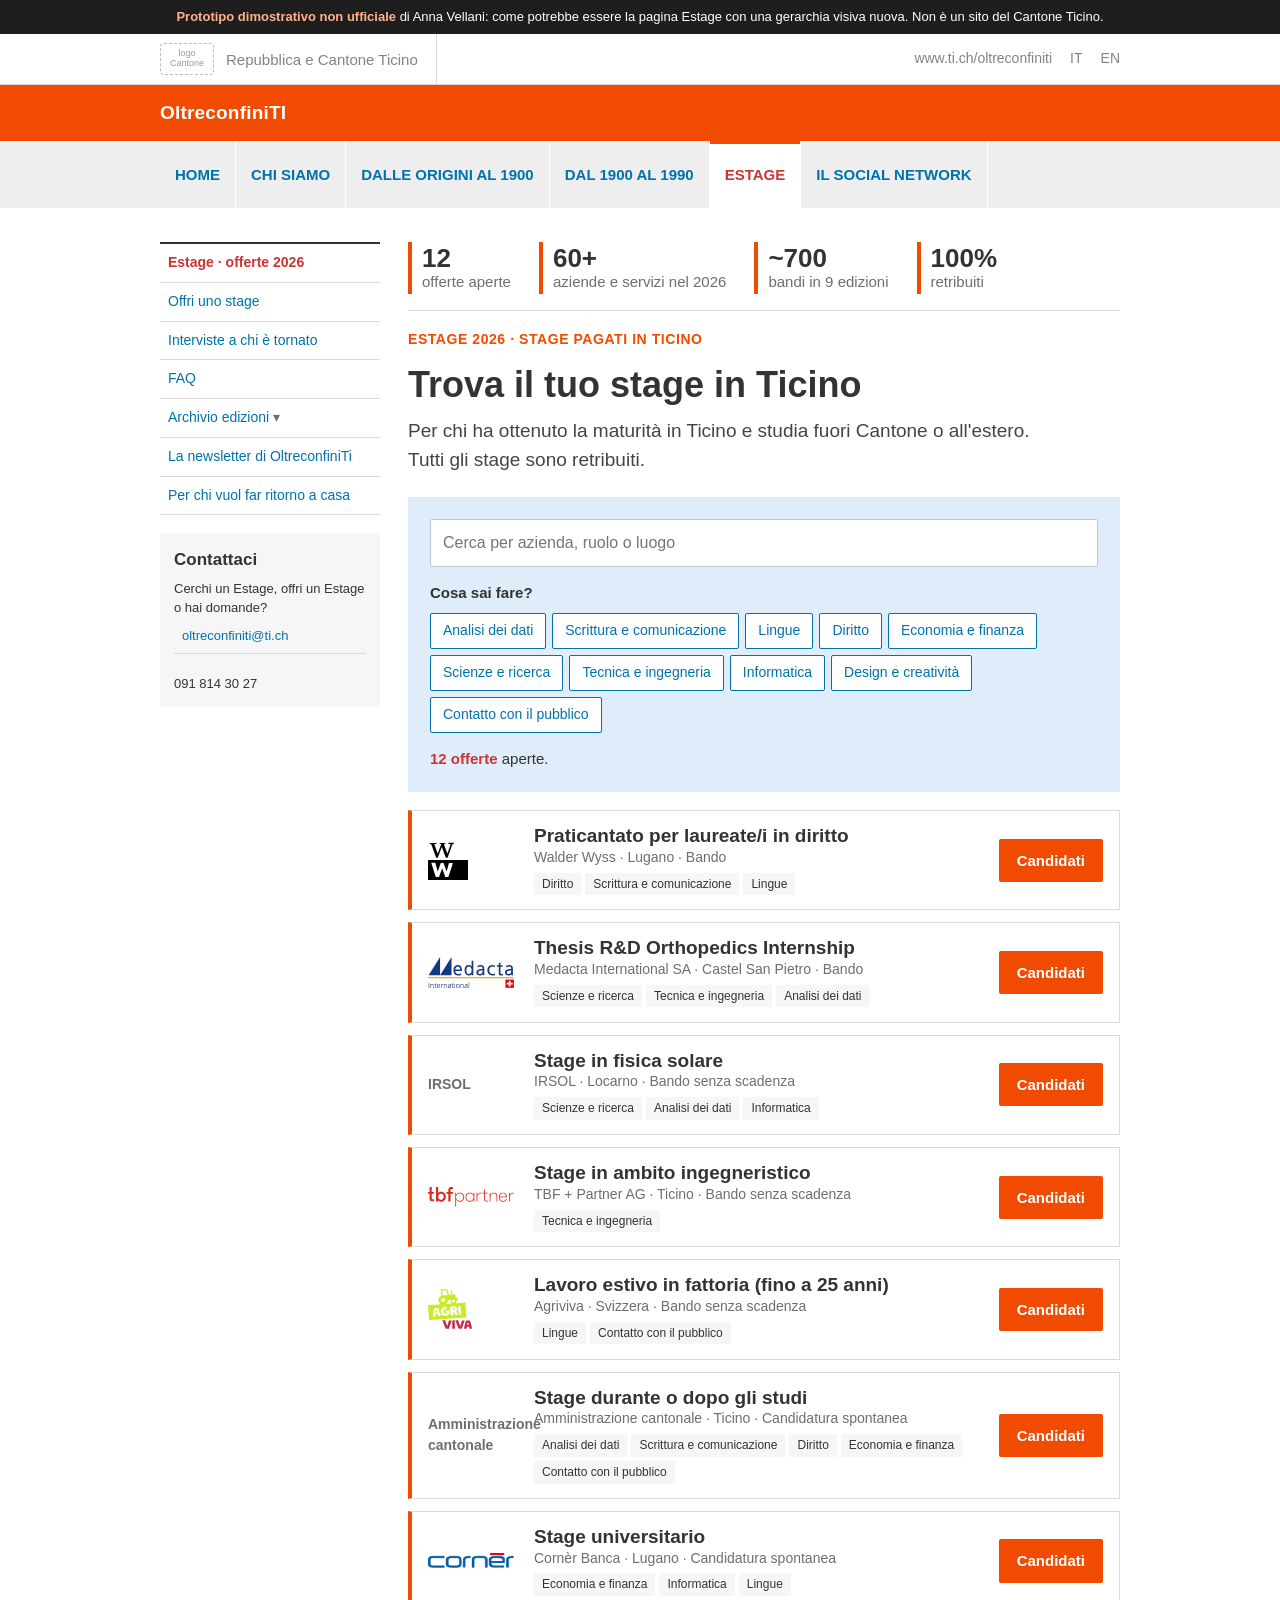
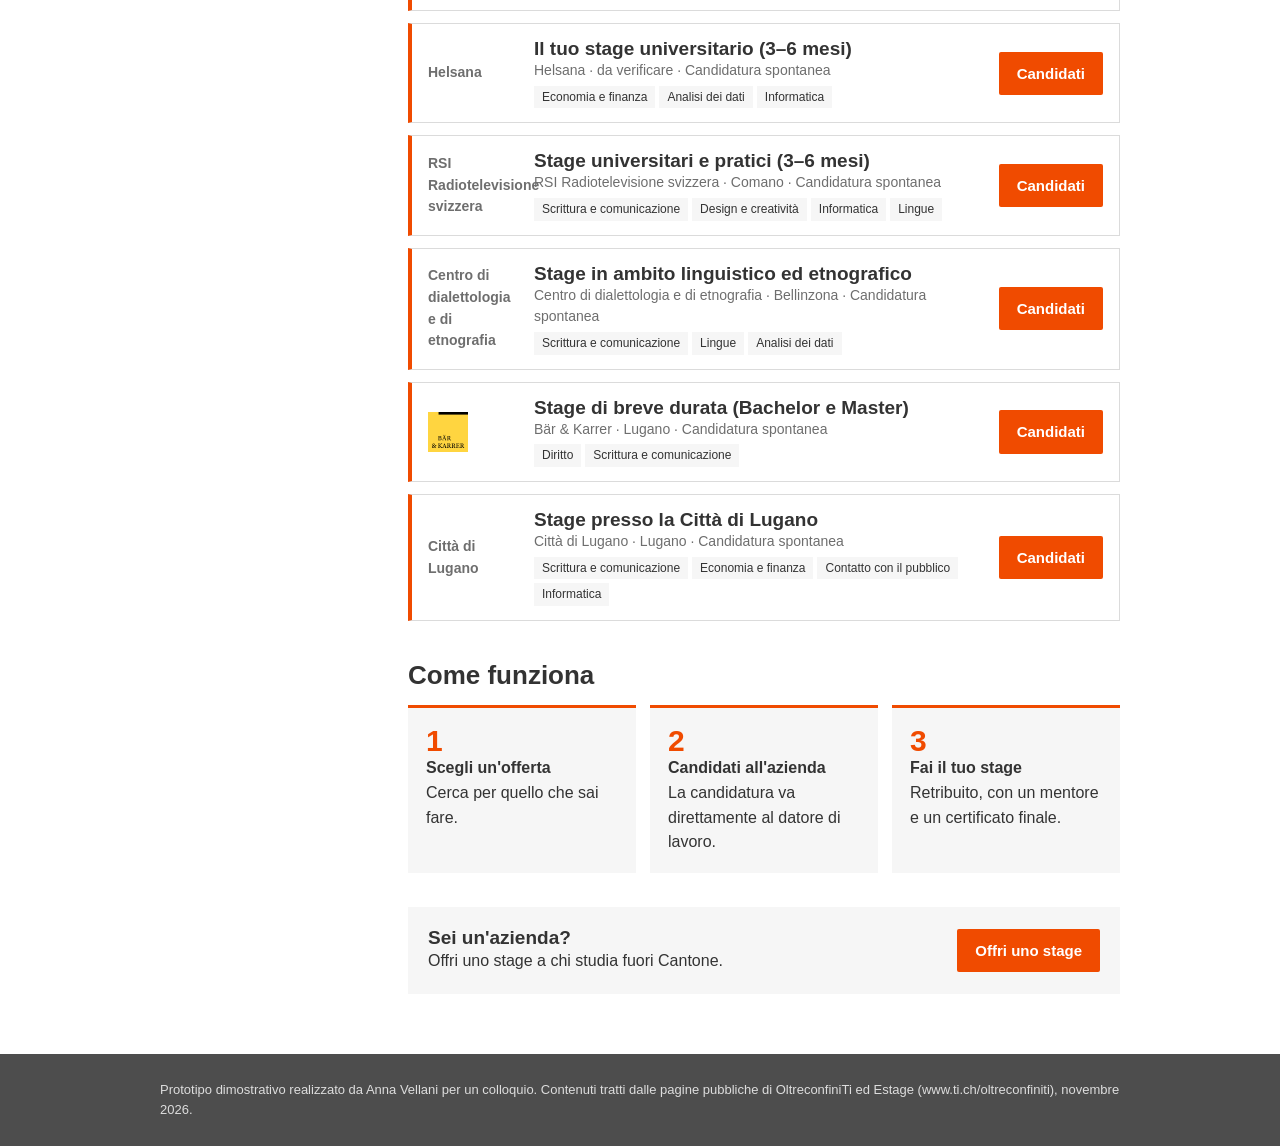
<file: index.html>
<!doctype html>
<html lang="it">
<head>
<meta charset="utf-8">
<meta name="viewport" content="width=device-width, initial-scale=1">
<meta name="robots" content="noindex, nofollow">
<title>Estage · Prototipo Estage (non ufficiale)</title>
<link rel="stylesheet" href="assets/ti.css?v=1795653727">
</head>
<body>
<div class="avviso"><b>Prototipo dimostrativo non ufficiale</b> di Anna Vellani: come potrebbe essere la pagina Estage con una gerarchia visiva nuova. Non è un sito del Cantone Ticino.</div>
<header>
  <div class="testata-cantone"><div class="contenitore">
    <div class="stemma"><span class="segnaposto-logo">logo<br>Cantone</span>Repubblica e Cantone Ticino</div>
    <div class="strumenti"><span class="nascondi">www.ti.ch/oltreconfiniti</span><span>IT</span><span>EN</span></div>
  </div></div>
  <div class="barra-servizio"><div class="contenitore"><a href="index.html">OltreconfiniTI</a></div></div>
  <nav class="menu-principale"><div class="contenitore"><a href="https://www4.ti.ch/can/oltreconfiniti/home" class="" target=_blank rel=noopener>HOME</a><a href="https://www4.ti.ch/can/oltreconfiniti/chi-siamo/il-progetto-oltreconfiniti" class="" target=_blank rel=noopener>CHI SIAMO</a><a href="https://www4.ti.ch/can/oltreconfiniti/dalle-origini-al-1900/storia-dellemigrazione-ticinese" class="" target=_blank rel=noopener>DALLE ORIGINI AL 1900</a><a href="https://www4.ti.ch/can/oltreconfiniti/dal-1900-al-1990/storia-dellemigrazione-ticinese" class="" target=_blank rel=noopener>DAL 1900 AL 1990</a><a href="index.html" class="attivo">ESTAGE</a><a href="https://www4.ti.ch/can/oltreconfiniti/il-social-network/benvenuti-su-swisscommunity" class="" target=_blank rel=noopener>IL SOCIAL NETWORK</a></div></nav>
</header>
<div class="contenitore corpo">
  <button class="apri-menu-estage" type="button" aria-expanded="false" aria-controls="menu-estage"><span class="lineette"></span>Menu Estage</button>
  <aside class="laterale" id="menu-estage"><a href="index.html" class="attivo">Estage · offerte 2026</a><a href="aziende.html" class="">Offri uno stage</a><a href="storie.html" class="">Interviste a chi è tornato</a><a href="progetto.html" class="">FAQ</a><details><summary>Archivio edizioni</summary><a href="https://www4.ti.ch/can/oltreconfiniti/dal-1990-a-oggi/estage/edizione-2026" target="_blank" rel="noopener">Edizione 2026</a><a href="https://www4.ti.ch/can/oltreconfiniti/dal-1990-a-oggi/estage/edizione-2025" target="_blank" rel="noopener">Edizione 2025</a><a href="https://www4.ti.ch/can/oltreconfiniti/dal-1990-a-oggi/estage/edizione-2024" target="_blank" rel="noopener">Edizione 2024</a><a href="https://www4.ti.ch/can/oltreconfiniti/dal-1990-a-oggi/estage/edizione-2023" target="_blank" rel="noopener">Edizione 2023</a><a href="https://www4.ti.ch/can/oltreconfiniti/dal-1990-a-oggi/estage/edizione-2022" target="_blank" rel="noopener">Edizione 2022</a><a href="https://www4.ti.ch/can/oltreconfiniti/dal-1990-a-oggi/estage/edizione-2021" target="_blank" rel="noopener">Edizione 2021</a><a href="https://www4.ti.ch/can/oltreconfiniti/dal-1990-a-oggi/estage/edizione-2020" target="_blank" rel="noopener">Edizione 2020</a><a href="https://www4.ti.ch/can/oltreconfiniti/dal-1990-a-oggi/estage/edizione-2019" target="_blank" rel="noopener">Edizione 2019</a><a href="https://www4.ti.ch/can/oltreconfiniti/dal-1990-a-oggi/estage/edizione-2018" target="_blank" rel="noopener">Edizione 2018</a><a href="https://www4.ti.ch/can/oltreconfiniti/dal-1990-a-oggi/estage/edizione-2017" target="_blank" rel="noopener">Edizione 2017</a></details>
      <a href="https://www4.ti.ch/can/oltreconfiniti/dal-1990-a-oggi/la-newsletter-di-oltreconfiniti" target="_blank" rel="noopener">La newsletter di OltreconfiniTi</a>
      <a href="https://www4.ti.ch/can/oltreconfiniti/dal-1990-a-oggi/per-chi-vuol-far-ritorno-a-casa" target="_blank" rel="noopener">Per chi vuol far ritorno a casa</a>
      <div class="contatto"><h4>Contattaci</h4>Cerchi un Estage, offri un Estage o hai domande?<br><a href="mailto:oltreconfiniti@ti.ch">oltreconfiniti@ti.ch</a><br>091 814 30 27</div></aside>
  <main>

    <div class="metriche"><span><b id="m-offerte">12</b> offerte aperte</span><span><b>60+</b> aziende e servizi nel 2026</span><span><b>~700</b> bandi in 9 edizioni</span><span><b>100%</b> retribuiti</span></div>
    <p class="sopratitolo">Estage 2026 · stage pagati in Ticino</p>
    <h1>Trova il tuo stage in Ticino</h1>
    <p class="introduzione">Per chi ha ottenuto la maturità in Ticino e studia fuori Cantone o all'estero. Tutti gli stage sono retribuiti.</p>

    <section class="ricerca" aria-label="Cerca le offerte">
      <input id="cerca" type="search" placeholder="Cerca per azienda, ruolo o luogo" aria-label="Cerca" style="width:100%">
      <div class="etich">Cosa sai fare?</div>
      <div class="chips" id="chips"></div>
      <p class="esito" id="esito"></p>
    </section>

    <div class="offerte" id="offerte"></div>

    <h2>Come funziona</h2>
    <div class="tre">
      <div><b>1</b><strong>Scegli un'offerta</strong><br>Cerca per quello che sai fare.</div>
      <div><b>2</b><strong>Candidati all'azienda</strong><br>La candidatura va direttamente al datore di lavoro.</div>
      <div><b>3</b><strong>Fai il tuo stage</strong><br>Retribuito, con un mentore e un certificato finale.</div>
    </div>

    <div style="margin-top:34px;padding:20px;background:#F6F6F6;display:flex;justify-content:space-between;align-items:center;gap:16px;flex-wrap:wrap">
      <div><h3>Sei un'azienda?</h3>Offri uno stage a chi studia fuori Cantone.</div>
      <a class="pulsante" href="aziende.html">Offri uno stage</a>
    </div>


  </main>
</div>
<footer class="piede-cantone"><div class="contenitore">Prototipo dimostrativo realizzato da Anna Vellani per un colloquio. Contenuti tratti dalle pagine pubbliche di OltreconfiniTi ed Estage (www.ti.ch/oltreconfiniti), novembre 2026.</div></footer>
<script src="assets/dati.js?v=1795653727"></script><script src="assets/ti.js?v=1795653727"></script>
</body>
</html>
</file>
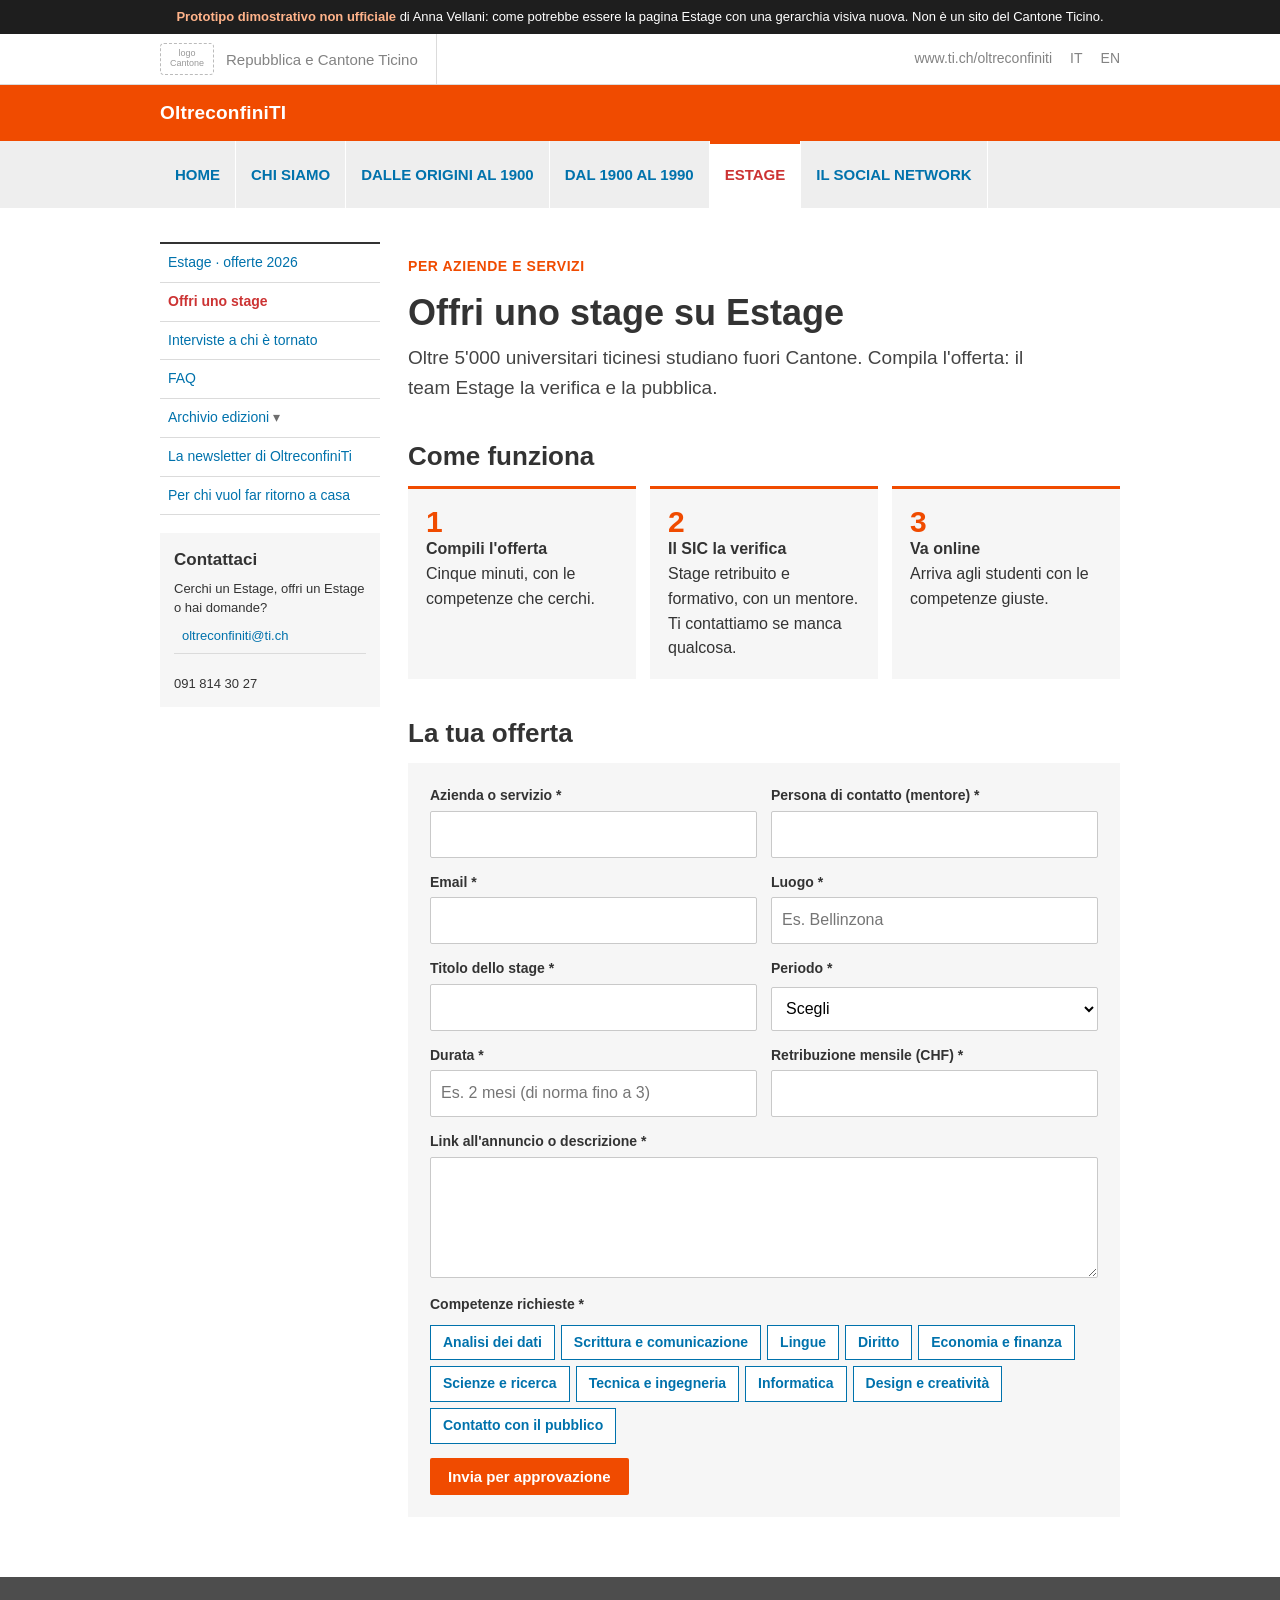
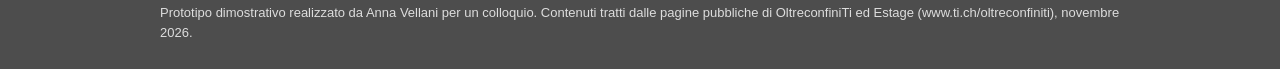
<file: aziende.html>
<!doctype html>
<html lang="it">
<head>
<meta charset="utf-8">
<meta name="viewport" content="width=device-width, initial-scale=1">
<meta name="robots" content="noindex, nofollow">
<title>Offri uno stage · Prototipo Estage (non ufficiale)</title>
<link rel="stylesheet" href="assets/ti.css?v=1795653727">
</head>
<body>
<div class="avviso"><b>Prototipo dimostrativo non ufficiale</b> di Anna Vellani: come potrebbe essere la pagina Estage con una gerarchia visiva nuova. Non è un sito del Cantone Ticino.</div>
<header>
  <div class="testata-cantone"><div class="contenitore">
    <div class="stemma"><span class="segnaposto-logo">logo<br>Cantone</span>Repubblica e Cantone Ticino</div>
    <div class="strumenti"><span class="nascondi">www.ti.ch/oltreconfiniti</span><span>IT</span><span>EN</span></div>
  </div></div>
  <div class="barra-servizio"><div class="contenitore"><a href="index.html">OltreconfiniTI</a></div></div>
  <nav class="menu-principale"><div class="contenitore"><a href="https://www4.ti.ch/can/oltreconfiniti/home" class="" target=_blank rel=noopener>HOME</a><a href="https://www4.ti.ch/can/oltreconfiniti/chi-siamo/il-progetto-oltreconfiniti" class="" target=_blank rel=noopener>CHI SIAMO</a><a href="https://www4.ti.ch/can/oltreconfiniti/dalle-origini-al-1900/storia-dellemigrazione-ticinese" class="" target=_blank rel=noopener>DALLE ORIGINI AL 1900</a><a href="https://www4.ti.ch/can/oltreconfiniti/dal-1900-al-1990/storia-dellemigrazione-ticinese" class="" target=_blank rel=noopener>DAL 1900 AL 1990</a><a href="index.html" class="attivo">ESTAGE</a><a href="https://www4.ti.ch/can/oltreconfiniti/il-social-network/benvenuti-su-swisscommunity" class="" target=_blank rel=noopener>IL SOCIAL NETWORK</a></div></nav>
</header>
<div class="contenitore corpo">
  <button class="apri-menu-estage" type="button" aria-expanded="false" aria-controls="menu-estage"><span class="lineette"></span>Menu Estage</button>
  <aside class="laterale" id="menu-estage"><a href="index.html" class="">Estage · offerte 2026</a><a href="aziende.html" class="attivo">Offri uno stage</a><a href="storie.html" class="">Interviste a chi è tornato</a><a href="progetto.html" class="">FAQ</a><details><summary>Archivio edizioni</summary><a href="https://www4.ti.ch/can/oltreconfiniti/dal-1990-a-oggi/estage/edizione-2026" target="_blank" rel="noopener">Edizione 2026</a><a href="https://www4.ti.ch/can/oltreconfiniti/dal-1990-a-oggi/estage/edizione-2025" target="_blank" rel="noopener">Edizione 2025</a><a href="https://www4.ti.ch/can/oltreconfiniti/dal-1990-a-oggi/estage/edizione-2024" target="_blank" rel="noopener">Edizione 2024</a><a href="https://www4.ti.ch/can/oltreconfiniti/dal-1990-a-oggi/estage/edizione-2023" target="_blank" rel="noopener">Edizione 2023</a><a href="https://www4.ti.ch/can/oltreconfiniti/dal-1990-a-oggi/estage/edizione-2022" target="_blank" rel="noopener">Edizione 2022</a><a href="https://www4.ti.ch/can/oltreconfiniti/dal-1990-a-oggi/estage/edizione-2021" target="_blank" rel="noopener">Edizione 2021</a><a href="https://www4.ti.ch/can/oltreconfiniti/dal-1990-a-oggi/estage/edizione-2020" target="_blank" rel="noopener">Edizione 2020</a><a href="https://www4.ti.ch/can/oltreconfiniti/dal-1990-a-oggi/estage/edizione-2019" target="_blank" rel="noopener">Edizione 2019</a><a href="https://www4.ti.ch/can/oltreconfiniti/dal-1990-a-oggi/estage/edizione-2018" target="_blank" rel="noopener">Edizione 2018</a><a href="https://www4.ti.ch/can/oltreconfiniti/dal-1990-a-oggi/estage/edizione-2017" target="_blank" rel="noopener">Edizione 2017</a></details>
      <a href="https://www4.ti.ch/can/oltreconfiniti/dal-1990-a-oggi/la-newsletter-di-oltreconfiniti" target="_blank" rel="noopener">La newsletter di OltreconfiniTi</a>
      <a href="https://www4.ti.ch/can/oltreconfiniti/dal-1990-a-oggi/per-chi-vuol-far-ritorno-a-casa" target="_blank" rel="noopener">Per chi vuol far ritorno a casa</a>
      <div class="contatto"><h4>Contattaci</h4>Cerchi un Estage, offri un Estage o hai domande?<br><a href="mailto:oltreconfiniti@ti.ch">oltreconfiniti@ti.ch</a><br>091 814 30 27</div></aside>
  <main>

    <p class="sopratitolo">Per aziende e servizi</p>
    <h1>Offri uno stage su Estage</h1>
    <p class="introduzione">Oltre 5'000 universitari ticinesi studiano fuori Cantone. Compila l'offerta: il team Estage la verifica e la pubblica.</p>
    <h2>Come funziona</h2>
    <div class="tre">
      <div><b>1</b><strong>Compili l'offerta</strong><br>Cinque minuti, con le competenze che cerchi.</div>
      <div><b>2</b><strong>Il SIC la verifica</strong><br>Stage retribuito e formativo, con un mentore. Ti contattiamo se manca qualcosa.</div>
      <div><b>3</b><strong>Va online</strong><br>Arriva agli studenti con le competenze giuste.</div>
    </div>
    <h2>La tua offerta</h2>
    <form class="modulo" id="modulo-aziende" novalidate>
      <div class="due">
        <label>Azienda o servizio *<input name="azienda" required></label>
        <label>Persona di contatto (mentore) *<input name="contatto" required></label>
        <label>Email *<input name="email" type="email" required></label>
        <label>Luogo *<input name="luogo" required placeholder="Es. Bellinzona"></label>
        <label>Titolo dello stage *<input name="titolo" required></label>
        <label>Periodo *<select name="periodo" required><option value="">Scegli</option><option>Estate</option><option>Pausa invernale (gennaio–febbraio)</option><option>Tutto l'anno</option></select></label>
        <label>Durata *<input name="durata" required placeholder="Es. 2 mesi (di norma fino a 3)"></label>
        <label>Retribuzione mensile (CHF) *<input name="paga" required inputmode="numeric"></label>
      </div>
      <label>Link all'annuncio o descrizione *<textarea name="descrizione" rows="4" required></textarea></label>
      <div><strong style="font-size:14px">Competenze richieste *</strong><div class="chips" style="margin-top:8px"><label class="chip-check"><input type="checkbox" name="competenze" value="dati"><span>Analisi dei dati</span></label><label class="chip-check"><input type="checkbox" name="competenze" value="scrittura"><span>Scrittura e comunicazione</span></label><label class="chip-check"><input type="checkbox" name="competenze" value="lingue"><span>Lingue</span></label><label class="chip-check"><input type="checkbox" name="competenze" value="diritto"><span>Diritto</span></label><label class="chip-check"><input type="checkbox" name="competenze" value="economia"><span>Economia e finanza</span></label><label class="chip-check"><input type="checkbox" name="competenze" value="scienze"><span>Scienze e ricerca</span></label><label class="chip-check"><input type="checkbox" name="competenze" value="tecnica"><span>Tecnica e ingegneria</span></label><label class="chip-check"><input type="checkbox" name="competenze" value="informatica"><span>Informatica</span></label><label class="chip-check"><input type="checkbox" name="competenze" value="design"><span>Design e creatività</span></label><label class="chip-check"><input type="checkbox" name="competenze" value="pubblico"><span>Contatto con il pubblico</span></label></div></div>
      <div><button class="pulsante" type="submit">Invia per approvazione</button> <span class="nota-invio" id="nota-invio"></span></div>
    </form>

  </main>
</div>
<footer class="piede-cantone"><div class="contenitore">Prototipo dimostrativo realizzato da Anna Vellani per un colloquio. Contenuti tratti dalle pagine pubbliche di OltreconfiniTi ed Estage (www.ti.ch/oltreconfiniti), novembre 2026.</div></footer>
<script src="assets/dati.js?v=1795653727"></script><script src="assets/ti.js?v=1795653727"></script>
</body>
</html>
</file>
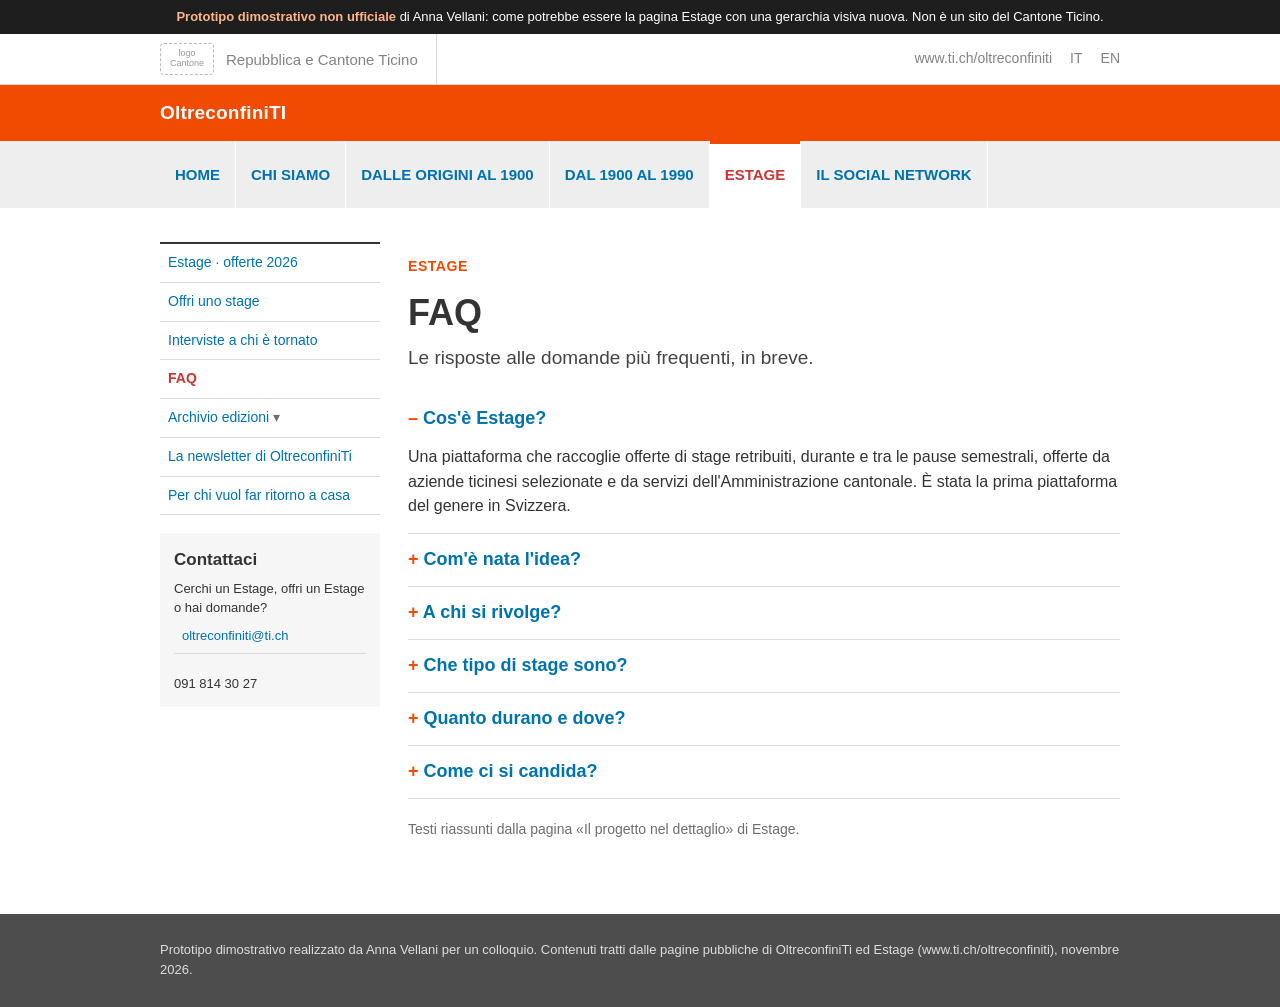
<file: progetto.html>
<!doctype html>
<html lang="it">
<head>
<meta charset="utf-8">
<meta name="viewport" content="width=device-width, initial-scale=1">
<meta name="robots" content="noindex, nofollow">
<title>FAQ · Prototipo Estage (non ufficiale)</title>
<link rel="stylesheet" href="assets/ti.css?v=1795653727">
</head>
<body>
<div class="avviso"><b>Prototipo dimostrativo non ufficiale</b> di Anna Vellani: come potrebbe essere la pagina Estage con una gerarchia visiva nuova. Non è un sito del Cantone Ticino.</div>
<header>
  <div class="testata-cantone"><div class="contenitore">
    <div class="stemma"><span class="segnaposto-logo">logo<br>Cantone</span>Repubblica e Cantone Ticino</div>
    <div class="strumenti"><span class="nascondi">www.ti.ch/oltreconfiniti</span><span>IT</span><span>EN</span></div>
  </div></div>
  <div class="barra-servizio"><div class="contenitore"><a href="index.html">OltreconfiniTI</a></div></div>
  <nav class="menu-principale"><div class="contenitore"><a href="https://www4.ti.ch/can/oltreconfiniti/home" class="" target=_blank rel=noopener>HOME</a><a href="https://www4.ti.ch/can/oltreconfiniti/chi-siamo/il-progetto-oltreconfiniti" class="" target=_blank rel=noopener>CHI SIAMO</a><a href="https://www4.ti.ch/can/oltreconfiniti/dalle-origini-al-1900/storia-dellemigrazione-ticinese" class="" target=_blank rel=noopener>DALLE ORIGINI AL 1900</a><a href="https://www4.ti.ch/can/oltreconfiniti/dal-1900-al-1990/storia-dellemigrazione-ticinese" class="" target=_blank rel=noopener>DAL 1900 AL 1990</a><a href="index.html" class="attivo">ESTAGE</a><a href="https://www4.ti.ch/can/oltreconfiniti/il-social-network/benvenuti-su-swisscommunity" class="" target=_blank rel=noopener>IL SOCIAL NETWORK</a></div></nav>
</header>
<div class="contenitore corpo">
  <button class="apri-menu-estage" type="button" aria-expanded="false" aria-controls="menu-estage"><span class="lineette"></span>Menu Estage</button>
  <aside class="laterale" id="menu-estage"><a href="index.html" class="">Estage · offerte 2026</a><a href="aziende.html" class="">Offri uno stage</a><a href="storie.html" class="">Interviste a chi è tornato</a><a href="progetto.html" class="attivo">FAQ</a><details><summary>Archivio edizioni</summary><a href="https://www4.ti.ch/can/oltreconfiniti/dal-1990-a-oggi/estage/edizione-2026" target="_blank" rel="noopener">Edizione 2026</a><a href="https://www4.ti.ch/can/oltreconfiniti/dal-1990-a-oggi/estage/edizione-2025" target="_blank" rel="noopener">Edizione 2025</a><a href="https://www4.ti.ch/can/oltreconfiniti/dal-1990-a-oggi/estage/edizione-2024" target="_blank" rel="noopener">Edizione 2024</a><a href="https://www4.ti.ch/can/oltreconfiniti/dal-1990-a-oggi/estage/edizione-2023" target="_blank" rel="noopener">Edizione 2023</a><a href="https://www4.ti.ch/can/oltreconfiniti/dal-1990-a-oggi/estage/edizione-2022" target="_blank" rel="noopener">Edizione 2022</a><a href="https://www4.ti.ch/can/oltreconfiniti/dal-1990-a-oggi/estage/edizione-2021" target="_blank" rel="noopener">Edizione 2021</a><a href="https://www4.ti.ch/can/oltreconfiniti/dal-1990-a-oggi/estage/edizione-2020" target="_blank" rel="noopener">Edizione 2020</a><a href="https://www4.ti.ch/can/oltreconfiniti/dal-1990-a-oggi/estage/edizione-2019" target="_blank" rel="noopener">Edizione 2019</a><a href="https://www4.ti.ch/can/oltreconfiniti/dal-1990-a-oggi/estage/edizione-2018" target="_blank" rel="noopener">Edizione 2018</a><a href="https://www4.ti.ch/can/oltreconfiniti/dal-1990-a-oggi/estage/edizione-2017" target="_blank" rel="noopener">Edizione 2017</a></details>
      <a href="https://www4.ti.ch/can/oltreconfiniti/dal-1990-a-oggi/la-newsletter-di-oltreconfiniti" target="_blank" rel="noopener">La newsletter di OltreconfiniTi</a>
      <a href="https://www4.ti.ch/can/oltreconfiniti/dal-1990-a-oggi/per-chi-vuol-far-ritorno-a-casa" target="_blank" rel="noopener">Per chi vuol far ritorno a casa</a>
      <div class="contatto"><h4>Contattaci</h4>Cerchi un Estage, offri un Estage o hai domande?<br><a href="mailto:oltreconfiniti@ti.ch">oltreconfiniti@ti.ch</a><br>091 814 30 27</div></aside>
  <main>

    <p class="sopratitolo">Estage</p>
    <h1>FAQ</h1>
    <p class="introduzione">Le risposte alle domande più frequenti, in breve.</p>
    <div style="margin-top:20px"><details class="faq" open><summary>Cos'è Estage?</summary><p>Una piattaforma che raccoglie offerte di stage retribuiti, durante e tra le pause semestrali, offerte da aziende ticinesi selezionate e da servizi dell'Amministrazione cantonale. È stata la prima piattaforma del genere in Svizzera.</p></details><details class="faq"><summary>Com'è nata l'idea?</summary><p>A una conferenza a Zurigo nel marzo 2016, un membro di comitato dell'Associazione studenti ticinesi a Zurigo (ASTAZ) chiese: se uno di noi volesse fare uno stage in Ticino durante le vacanze, come potrebbe trovarlo? Pochi mesi dopo Estage era realtà.</p></details><details class="faq"><summary>A chi si rivolge?</summary><p>A chi ha ottenuto la maturità in Ticino ed è iscritto a un'università fuori Cantone o all'estero. Chi studia in Ticino può rivolgersi al Career service dell'USI o al servizio carriera della SUPSI.</p></details><details class="faq"><summary>Che tipo di stage sono?</summary><p>Tutti retribuiti e formativi: con un piano chiaro di mansioni e obiettivi, un mentore di riferimento e un certificato di lavoro alla fine.</p></details><details class="faq"><summary>Quanto durano e dove?</summary><p>Non c'è una durata minima e di norma non superano i tre mesi. Si svolgono in Ticino.</p></details><details class="faq"><summary>Come ci si candida?</summary><p>Scegli l'offerta e invia la candidatura direttamente al contatto indicato dall'azienda.</p></details></div>
    <p style="margin-top:20px;font-size:14px;color:#6E6E6E">Testi riassunti dalla pagina «Il progetto nel dettaglio» di Estage.</p>

  </main>
</div>
<footer class="piede-cantone"><div class="contenitore">Prototipo dimostrativo realizzato da Anna Vellani per un colloquio. Contenuti tratti dalle pagine pubbliche di OltreconfiniTi ed Estage (www.ti.ch/oltreconfiniti), novembre 2026.</div></footer>

<script src="assets/dati.js?v=1795653727"></script><script src="assets/ti.js?v=1795653727"></script>
</body>
</html>
</file>
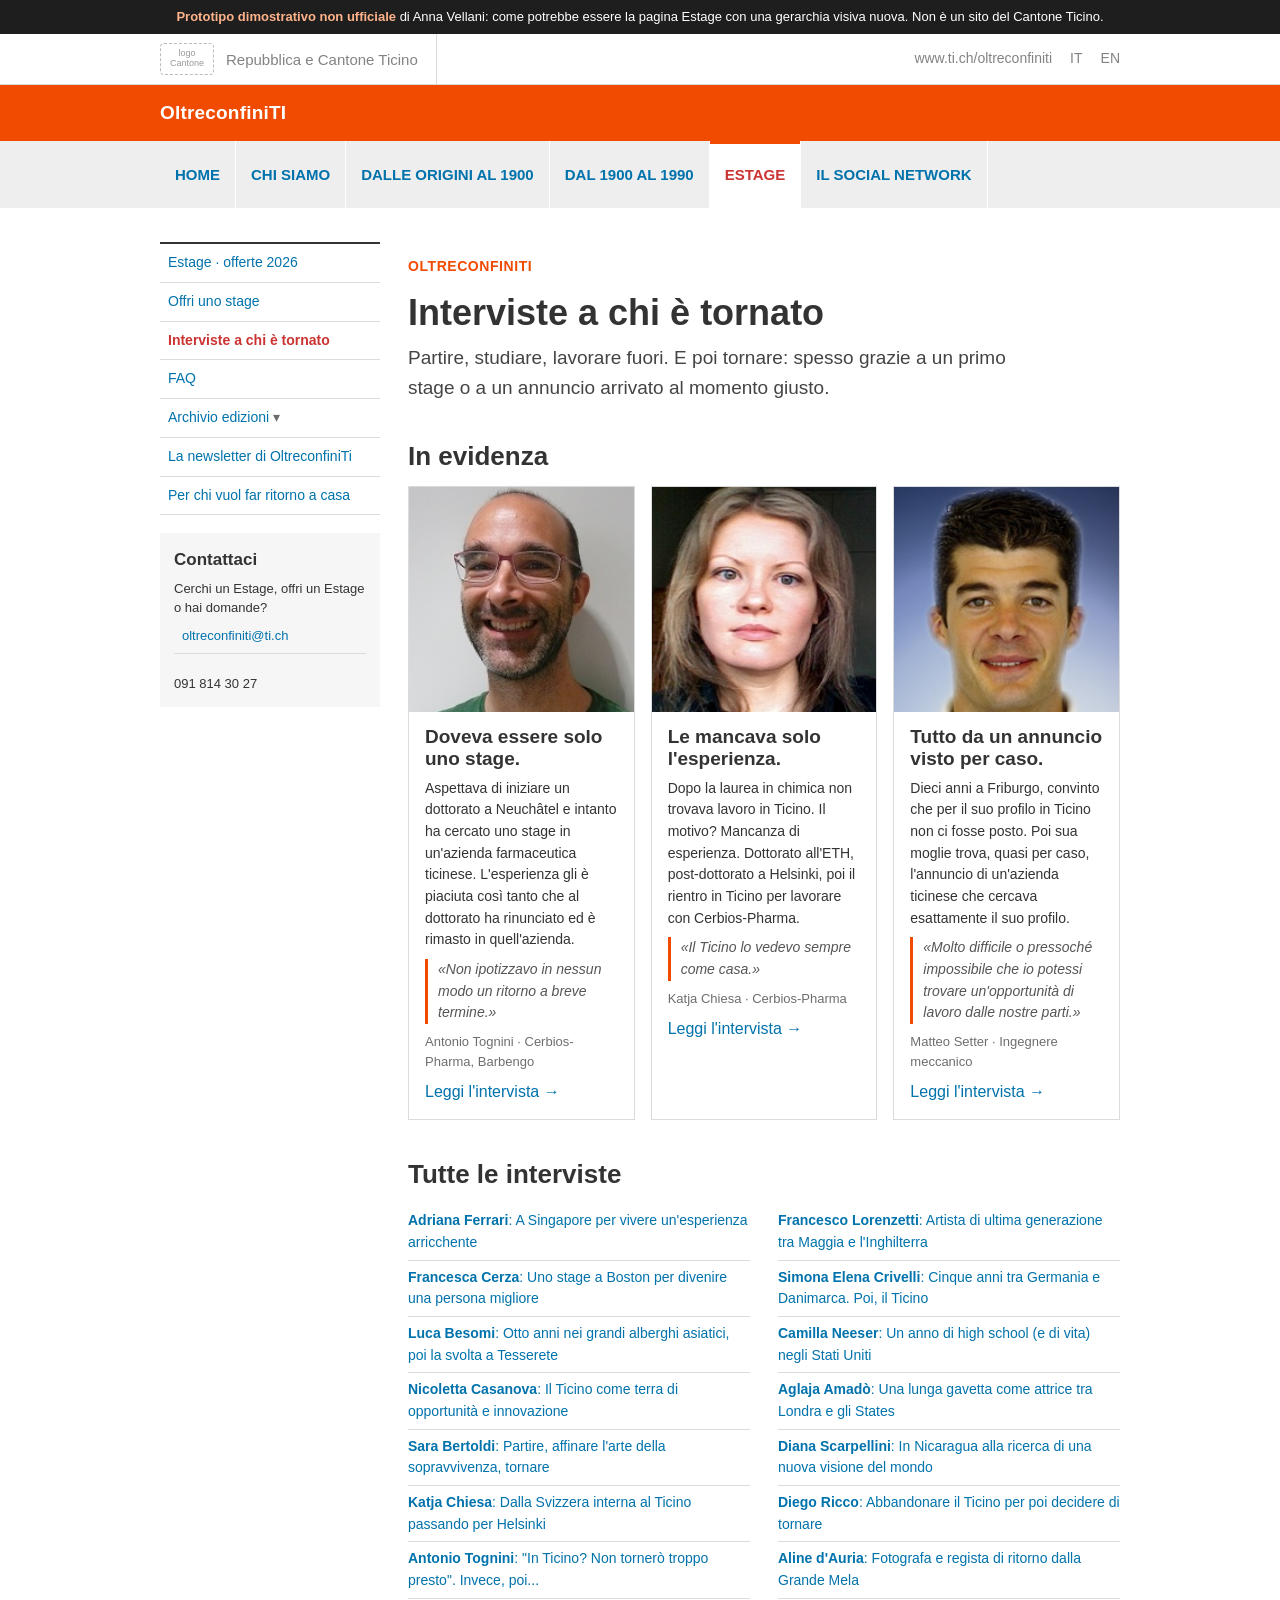
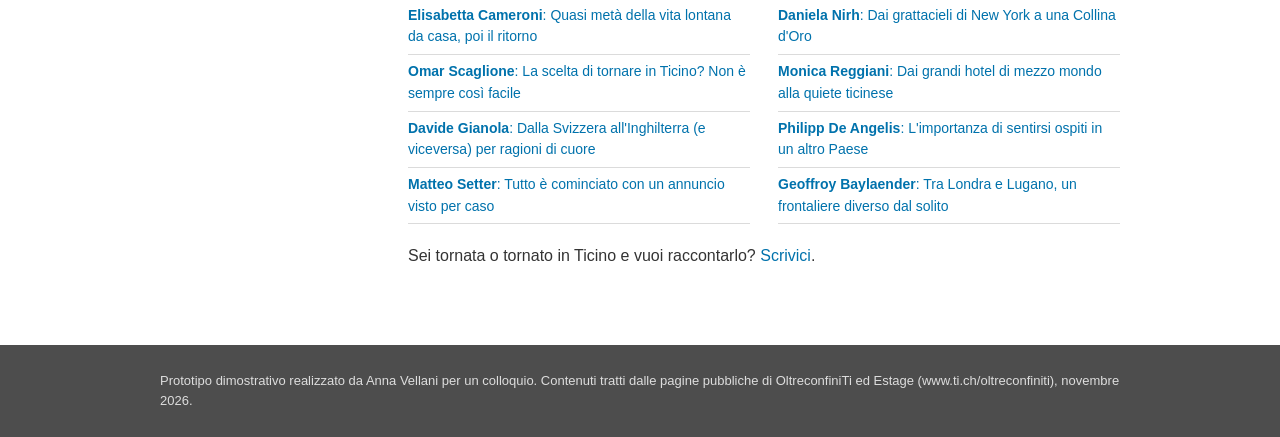
<file: storie.html>
<!doctype html>
<html lang="it">
<head>
<meta charset="utf-8">
<meta name="viewport" content="width=device-width, initial-scale=1">
<meta name="robots" content="noindex, nofollow">
<title>Interviste a chi è tornato · Prototipo Estage (non ufficiale)</title>
<link rel="stylesheet" href="assets/ti.css?v=1795653727">
</head>
<body>
<div class="avviso"><b>Prototipo dimostrativo non ufficiale</b> di Anna Vellani: come potrebbe essere la pagina Estage con una gerarchia visiva nuova. Non è un sito del Cantone Ticino.</div>
<header>
  <div class="testata-cantone"><div class="contenitore">
    <div class="stemma"><span class="segnaposto-logo">logo<br>Cantone</span>Repubblica e Cantone Ticino</div>
    <div class="strumenti"><span class="nascondi">www.ti.ch/oltreconfiniti</span><span>IT</span><span>EN</span></div>
  </div></div>
  <div class="barra-servizio"><div class="contenitore"><a href="index.html">OltreconfiniTI</a></div></div>
  <nav class="menu-principale"><div class="contenitore"><a href="https://www4.ti.ch/can/oltreconfiniti/home" class="" target=_blank rel=noopener>HOME</a><a href="https://www4.ti.ch/can/oltreconfiniti/chi-siamo/il-progetto-oltreconfiniti" class="" target=_blank rel=noopener>CHI SIAMO</a><a href="https://www4.ti.ch/can/oltreconfiniti/dalle-origini-al-1900/storia-dellemigrazione-ticinese" class="" target=_blank rel=noopener>DALLE ORIGINI AL 1900</a><a href="https://www4.ti.ch/can/oltreconfiniti/dal-1900-al-1990/storia-dellemigrazione-ticinese" class="" target=_blank rel=noopener>DAL 1900 AL 1990</a><a href="index.html" class="attivo">ESTAGE</a><a href="https://www4.ti.ch/can/oltreconfiniti/il-social-network/benvenuti-su-swisscommunity" class="" target=_blank rel=noopener>IL SOCIAL NETWORK</a></div></nav>
</header>
<div class="contenitore corpo">
  <button class="apri-menu-estage" type="button" aria-expanded="false" aria-controls="menu-estage"><span class="lineette"></span>Menu Estage</button>
  <aside class="laterale" id="menu-estage"><a href="index.html" class="">Estage · offerte 2026</a><a href="aziende.html" class="">Offri uno stage</a><a href="storie.html" class="attivo">Interviste a chi è tornato</a><a href="progetto.html" class="">FAQ</a><details><summary>Archivio edizioni</summary><a href="https://www4.ti.ch/can/oltreconfiniti/dal-1990-a-oggi/estage/edizione-2026" target="_blank" rel="noopener">Edizione 2026</a><a href="https://www4.ti.ch/can/oltreconfiniti/dal-1990-a-oggi/estage/edizione-2025" target="_blank" rel="noopener">Edizione 2025</a><a href="https://www4.ti.ch/can/oltreconfiniti/dal-1990-a-oggi/estage/edizione-2024" target="_blank" rel="noopener">Edizione 2024</a><a href="https://www4.ti.ch/can/oltreconfiniti/dal-1990-a-oggi/estage/edizione-2023" target="_blank" rel="noopener">Edizione 2023</a><a href="https://www4.ti.ch/can/oltreconfiniti/dal-1990-a-oggi/estage/edizione-2022" target="_blank" rel="noopener">Edizione 2022</a><a href="https://www4.ti.ch/can/oltreconfiniti/dal-1990-a-oggi/estage/edizione-2021" target="_blank" rel="noopener">Edizione 2021</a><a href="https://www4.ti.ch/can/oltreconfiniti/dal-1990-a-oggi/estage/edizione-2020" target="_blank" rel="noopener">Edizione 2020</a><a href="https://www4.ti.ch/can/oltreconfiniti/dal-1990-a-oggi/estage/edizione-2019" target="_blank" rel="noopener">Edizione 2019</a><a href="https://www4.ti.ch/can/oltreconfiniti/dal-1990-a-oggi/estage/edizione-2018" target="_blank" rel="noopener">Edizione 2018</a><a href="https://www4.ti.ch/can/oltreconfiniti/dal-1990-a-oggi/estage/edizione-2017" target="_blank" rel="noopener">Edizione 2017</a></details>
      <a href="https://www4.ti.ch/can/oltreconfiniti/dal-1990-a-oggi/la-newsletter-di-oltreconfiniti" target="_blank" rel="noopener">La newsletter di OltreconfiniTi</a>
      <a href="https://www4.ti.ch/can/oltreconfiniti/dal-1990-a-oggi/per-chi-vuol-far-ritorno-a-casa" target="_blank" rel="noopener">Per chi vuol far ritorno a casa</a>
      <div class="contatto"><h4>Contattaci</h4>Cerchi un Estage, offri un Estage o hai domande?<br><a href="mailto:oltreconfiniti@ti.ch">oltreconfiniti@ti.ch</a><br>091 814 30 27</div></aside>
  <main>

    <p class="sopratitolo">OltreconfiniTi</p>
    <h1>Interviste a chi è tornato</h1>
    <p class="introduzione">Partire, studiare, lavorare fuori. E poi tornare: spesso grazie a un primo stage o a un annuncio arrivato al momento giusto.</p>
    <h2>In evidenza</h2>
    <div class="storie-evidenza" id="storie-evidenza"></div>
    <h2>Tutte le interviste</h2>
    <div class="elenco-storie"><a href="https://www4.ti.ch/can/oltreconfiniti/dal-1990-a-oggi/interviste-a-chi-e-tornato?tx_tichcanoltreconfiniti_canoltreconfinitipersonaggi%5Baction%5D=show&tx_tichcanoltreconfiniti_canoltreconfinitipersonaggi%5Bcontroller%5D=Personaggi&tx_tichcanoltreconfiniti_canoltreconfinitipersonaggi%5Buid%5D=1035&cHash=1ce3ad59afc58cb387a635e3b75a16d3" target="_blank" rel="noopener"><b>Adriana Ferrari</b>: A Singapore per vivere un'esperienza arricchente</a><a href="https://www4.ti.ch/can/oltreconfiniti/dal-1990-a-oggi/interviste-a-chi-e-tornato?tx_tichcanoltreconfiniti_canoltreconfinitipersonaggi%5Baction%5D=show&tx_tichcanoltreconfiniti_canoltreconfinitipersonaggi%5Bcontroller%5D=Personaggi&tx_tichcanoltreconfiniti_canoltreconfinitipersonaggi%5Buid%5D=1034&cHash=4938f240a3dec6d8e50d4b5daa7ce848" target="_blank" rel="noopener"><b>Francesca Cerza</b>: Uno stage a Boston per divenire una persona migliore</a><a href="https://www4.ti.ch/can/oltreconfiniti/dal-1990-a-oggi/interviste-a-chi-e-tornato?tx_tichcanoltreconfiniti_canoltreconfinitipersonaggi%5Baction%5D=show&tx_tichcanoltreconfiniti_canoltreconfinitipersonaggi%5Bcontroller%5D=Personaggi&tx_tichcanoltreconfiniti_canoltreconfinitipersonaggi%5Buid%5D=1033&cHash=d6c56ea6a7f2fe024251354f5b3110d3" target="_blank" rel="noopener"><b>Luca Besomi</b>: Otto anni nei grandi alberghi asiatici, poi la svolta a Tesserete</a><a href="https://www4.ti.ch/can/oltreconfiniti/dal-1990-a-oggi/interviste-a-chi-e-tornato?tx_tichcanoltreconfiniti_canoltreconfinitipersonaggi%5Baction%5D=show&tx_tichcanoltreconfiniti_canoltreconfinitipersonaggi%5Bcontroller%5D=Personaggi&tx_tichcanoltreconfiniti_canoltreconfinitipersonaggi%5Buid%5D=1032&cHash=81816144b3d4fe1772d7c7af9c252d2d" target="_blank" rel="noopener"><b>Nicoletta Casanova</b>: Il Ticino come terra di opportunità e innovazione</a><a href="https://www4.ti.ch/can/oltreconfiniti/dal-1990-a-oggi/interviste-a-chi-e-tornato?tx_tichcanoltreconfiniti_canoltreconfinitipersonaggi%5Baction%5D=show&tx_tichcanoltreconfiniti_canoltreconfinitipersonaggi%5Bcontroller%5D=Personaggi&tx_tichcanoltreconfiniti_canoltreconfinitipersonaggi%5Buid%5D=1031&cHash=d23750949c6b8d643ec2b884d9440167" target="_blank" rel="noopener"><b>Sara Bertoldi</b>: Partire, affinare l'arte della sopravvivenza, tornare</a><a href="https://www4.ti.ch/can/oltreconfiniti/dal-1990-a-oggi/interviste-a-chi-e-tornato?tx_tichcanoltreconfiniti_canoltreconfinitipersonaggi%5Baction%5D=show&tx_tichcanoltreconfiniti_canoltreconfinitipersonaggi%5Bcontroller%5D=Personaggi&tx_tichcanoltreconfiniti_canoltreconfinitipersonaggi%5Buid%5D=1030&cHash=d915de0c217ffd056b99f72d87c08d9e" target="_blank" rel="noopener"><b>Katja Chiesa</b>: Dalla Svizzera interna al Ticino passando per Helsinki</a><a href="https://www4.ti.ch/can/oltreconfiniti/dal-1990-a-oggi/interviste-a-chi-e-tornato?tx_tichcanoltreconfiniti_canoltreconfinitipersonaggi%5Baction%5D=show&tx_tichcanoltreconfiniti_canoltreconfinitipersonaggi%5Bcontroller%5D=Personaggi&tx_tichcanoltreconfiniti_canoltreconfinitipersonaggi%5Buid%5D=1029&cHash=398444ac063b791f9b802750c1f79c75" target="_blank" rel="noopener"><b>Antonio Tognini</b>: "In Ticino? Non tornerò troppo presto". Invece, poi...</a><a href="https://www4.ti.ch/can/oltreconfiniti/dal-1990-a-oggi/interviste-a-chi-e-tornato?tx_tichcanoltreconfiniti_canoltreconfinitipersonaggi%5Baction%5D=show&tx_tichcanoltreconfiniti_canoltreconfinitipersonaggi%5Bcontroller%5D=Personaggi&tx_tichcanoltreconfiniti_canoltreconfinitipersonaggi%5Buid%5D=1028&cHash=fac9e626d049f9d1c501f36e10025da7" target="_blank" rel="noopener"><b>Elisabetta Cameroni</b>: Quasi metà della vita lontana da casa, poi il ritorno</a><a href="https://www4.ti.ch/can/oltreconfiniti/dal-1990-a-oggi/interviste-a-chi-e-tornato?tx_tichcanoltreconfiniti_canoltreconfinitipersonaggi%5Baction%5D=show&tx_tichcanoltreconfiniti_canoltreconfinitipersonaggi%5Bcontroller%5D=Personaggi&tx_tichcanoltreconfiniti_canoltreconfinitipersonaggi%5Buid%5D=1027&cHash=37750bd0ae94718a05ff39364be1f319" target="_blank" rel="noopener"><b>Omar Scaglione</b>: La scelta di tornare in Ticino? Non è sempre così facile</a><a href="https://www4.ti.ch/can/oltreconfiniti/dal-1990-a-oggi/interviste-a-chi-e-tornato?tx_tichcanoltreconfiniti_canoltreconfinitipersonaggi%5Baction%5D=show&tx_tichcanoltreconfiniti_canoltreconfinitipersonaggi%5Bcontroller%5D=Personaggi&tx_tichcanoltreconfiniti_canoltreconfinitipersonaggi%5Buid%5D=1026&cHash=9cf82a38b8a9efbf0122b73b92a07f2a" target="_blank" rel="noopener"><b>Davide Gianola</b>: Dalla Svizzera all'Inghilterra (e viceversa) per ragioni di cuore</a><a href="https://www4.ti.ch/can/oltreconfiniti/dal-1990-a-oggi/interviste-a-chi-e-tornato?tx_tichcanoltreconfiniti_canoltreconfinitipersonaggi%5Baction%5D=show&tx_tichcanoltreconfiniti_canoltreconfinitipersonaggi%5Bcontroller%5D=Personaggi&tx_tichcanoltreconfiniti_canoltreconfinitipersonaggi%5Buid%5D=1025&cHash=308f3a00b5a5b8450bc605fa12528c94" target="_blank" rel="noopener"><b>Matteo Setter</b>: Tutto è cominciato con un annuncio visto per caso</a><a href="https://www4.ti.ch/can/oltreconfiniti/dal-1990-a-oggi/interviste-a-chi-e-tornato?tx_tichcanoltreconfiniti_canoltreconfinitipersonaggi%5Baction%5D=show&tx_tichcanoltreconfiniti_canoltreconfinitipersonaggi%5Bcontroller%5D=Personaggi&tx_tichcanoltreconfiniti_canoltreconfinitipersonaggi%5Buid%5D=1024&cHash=aed483935aad8121a995ce90046a2513" target="_blank" rel="noopener"><b>Francesco Lorenzetti</b>: Artista di ultima generazione tra Maggia e l'Inghilterra</a><a href="https://www4.ti.ch/can/oltreconfiniti/dal-1990-a-oggi/interviste-a-chi-e-tornato?tx_tichcanoltreconfiniti_canoltreconfinitipersonaggi%5Baction%5D=show&tx_tichcanoltreconfiniti_canoltreconfinitipersonaggi%5Bcontroller%5D=Personaggi&tx_tichcanoltreconfiniti_canoltreconfinitipersonaggi%5Buid%5D=1023&cHash=3c1863368d8e13101f2aea4ee1517b08" target="_blank" rel="noopener"><b>Simona Elena Crivelli</b>: Cinque anni tra Germania e Danimarca. Poi, il Ticino</a><a href="https://www4.ti.ch/can/oltreconfiniti/dal-1990-a-oggi/interviste-a-chi-e-tornato?tx_tichcanoltreconfiniti_canoltreconfinitipersonaggi%5Baction%5D=show&tx_tichcanoltreconfiniti_canoltreconfinitipersonaggi%5Bcontroller%5D=Personaggi&tx_tichcanoltreconfiniti_canoltreconfinitipersonaggi%5Buid%5D=1022&cHash=dc27a4a035558b96864eba28e9c62ace" target="_blank" rel="noopener"><b>Camilla Neeser</b>: Un anno di high school (e di vita) negli Stati Uniti</a><a href="https://www4.ti.ch/can/oltreconfiniti/dal-1990-a-oggi/interviste-a-chi-e-tornato?tx_tichcanoltreconfiniti_canoltreconfinitipersonaggi%5Baction%5D=show&tx_tichcanoltreconfiniti_canoltreconfinitipersonaggi%5Bcontroller%5D=Personaggi&tx_tichcanoltreconfiniti_canoltreconfinitipersonaggi%5Buid%5D=1021&cHash=42f1514beb2df50887224286fcb9f9e9" target="_blank" rel="noopener"><b>Aglaja Amadò</b>: Una lunga gavetta come attrice tra Londra e gli States</a><a href="https://www4.ti.ch/can/oltreconfiniti/dal-1990-a-oggi/interviste-a-chi-e-tornato?tx_tichcanoltreconfiniti_canoltreconfinitipersonaggi%5Baction%5D=show&tx_tichcanoltreconfiniti_canoltreconfinitipersonaggi%5Bcontroller%5D=Personaggi&tx_tichcanoltreconfiniti_canoltreconfinitipersonaggi%5Buid%5D=1020&cHash=4dc112a84ff1824ff1bfdd7613a91702" target="_blank" rel="noopener"><b>Diana Scarpellini</b>: In Nicaragua alla ricerca di una nuova visione del mondo</a><a href="https://www4.ti.ch/can/oltreconfiniti/dal-1990-a-oggi/interviste-a-chi-e-tornato?tx_tichcanoltreconfiniti_canoltreconfinitipersonaggi%5Baction%5D=show&tx_tichcanoltreconfiniti_canoltreconfinitipersonaggi%5Bcontroller%5D=Personaggi&tx_tichcanoltreconfiniti_canoltreconfinitipersonaggi%5Buid%5D=1019&cHash=46e0352862f0f997aa70bf5bb0b67271" target="_blank" rel="noopener"><b>Diego Ricco</b>: Abbandonare il Ticino per poi decidere di tornare</a><a href="https://www4.ti.ch/can/oltreconfiniti/dal-1990-a-oggi/interviste-a-chi-e-tornato?tx_tichcanoltreconfiniti_canoltreconfinitipersonaggi%5Baction%5D=show&tx_tichcanoltreconfiniti_canoltreconfinitipersonaggi%5Bcontroller%5D=Personaggi&tx_tichcanoltreconfiniti_canoltreconfinitipersonaggi%5Buid%5D=1018&cHash=75b19fc29320cfa45bfff0420a1ccf1b" target="_blank" rel="noopener"><b>Aline d'Auria</b>: Fotografa e regista di ritorno dalla Grande Mela</a><a href="https://www4.ti.ch/can/oltreconfiniti/dal-1990-a-oggi/interviste-a-chi-e-tornato?tx_tichcanoltreconfiniti_canoltreconfinitipersonaggi%5Baction%5D=show&tx_tichcanoltreconfiniti_canoltreconfinitipersonaggi%5Bcontroller%5D=Personaggi&tx_tichcanoltreconfiniti_canoltreconfinitipersonaggi%5Buid%5D=1017&cHash=76d7d76e423f015f43e77e999923f2e1" target="_blank" rel="noopener"><b>Daniela Nirh</b>: Dai grattacieli di New York a una Collina d'Oro</a><a href="https://www4.ti.ch/can/oltreconfiniti/dal-1990-a-oggi/interviste-a-chi-e-tornato?tx_tichcanoltreconfiniti_canoltreconfinitipersonaggi%5Baction%5D=show&tx_tichcanoltreconfiniti_canoltreconfinitipersonaggi%5Bcontroller%5D=Personaggi&tx_tichcanoltreconfiniti_canoltreconfinitipersonaggi%5Buid%5D=1016&cHash=230b58386c94e79aa7ebb6b35324f55c" target="_blank" rel="noopener"><b>Monica Reggiani</b>: Dai grandi hotel di mezzo mondo alla quiete ticinese</a><a href="https://www4.ti.ch/can/oltreconfiniti/dal-1990-a-oggi/interviste-a-chi-e-tornato?tx_tichcanoltreconfiniti_canoltreconfinitipersonaggi%5Baction%5D=show&tx_tichcanoltreconfiniti_canoltreconfinitipersonaggi%5Bcontroller%5D=Personaggi&tx_tichcanoltreconfiniti_canoltreconfinitipersonaggi%5Buid%5D=1015&cHash=89b91858d48131a9a2561a2ff3cae8cf" target="_blank" rel="noopener"><b>Philipp De Angelis</b>: L'importanza di sentirsi ospiti in un altro Paese</a><a href="https://www4.ti.ch/can/oltreconfiniti/dal-1990-a-oggi/interviste-a-chi-e-tornato?tx_tichcanoltreconfiniti_canoltreconfinitipersonaggi%5Baction%5D=show&tx_tichcanoltreconfiniti_canoltreconfinitipersonaggi%5Bcontroller%5D=Personaggi&tx_tichcanoltreconfiniti_canoltreconfinitipersonaggi%5Buid%5D=1014&cHash=8f90d54d24e9f17cf1038d282213be04" target="_blank" rel="noopener"><b>Geoffroy Baylaender</b>: Tra Londra e Lugano, un frontaliere diverso dal solito</a></div>
    <p style="margin-top:20px">Sei tornata o tornato in Ticino e vuoi raccontarlo? <a href="mailto:oltreconfiniti@ti.ch">Scrivici</a>.</p>

  </main>
</div>
<footer class="piede-cantone"><div class="contenitore">Prototipo dimostrativo realizzato da Anna Vellani per un colloquio. Contenuti tratti dalle pagine pubbliche di OltreconfiniTi ed Estage (www.ti.ch/oltreconfiniti), novembre 2026.</div></footer>
<script src="assets/dati.js?v=1795653727"></script><script src="assets/ti.js?v=1795653727"></script>
</body>
</html>
</file>
<file: assets/ti.css>
/* Prototipo dimostrativo non ufficiale: la pagina Estage di OltreconfiniTi con una gerarchia visiva nuova.
   Colori e tipografia ripresi dal sito ti.ch (arancione #F04B00, menu #EEEEEE, attivo #CC3333, link #0072AC). */
:root {
  --arancio: #F04B00; --grigio-menu: #EEEEEE; --attivo: #CC3333; --link: #0072AC;
  --testo: #333333; --muto: #6E6E6E; --filo: #DBDBDB; --chiaro: #F6F6F6; --azzurrino: #DFECF9;
  --cond: "HelveticaNeue-CondensedBold", "Helvetica Neue Condensed Bold", "Arial Narrow", "Helvetica Neue", Arial, sans-serif;
  --base: "Helvetica Neue", Arial, sans-serif;
}
* { box-sizing: border-box; }
body { margin: 0; font-family: var(--base); color: var(--testo); background: #fff; font-size: 16px; line-height: 1.55; }
a { color: var(--link); text-decoration: none; }
a:hover { text-decoration: underline; }
img { max-width: 100%; display: block; }
.contenitore { width: min(960px, calc(100% - 32px)); margin: 0 auto; }

/* Avviso prototipo */
.avviso { background: #1E1E1E; color: #fff; font-size: 13px; text-align: center; padding: 7px 16px; }
.avviso b { color: #FFB38A; }

/* Testata come ti.ch (senza stemma ufficiale) */
.testata-cantone { border-bottom: 1px solid var(--filo); background: #fff; }
.testata-cantone .contenitore { display: flex; align-items: stretch; justify-content: space-between; height: 50px; }
.stemma { display: flex; align-items: center; gap: 12px; padding-right: 18px; border-right: 1px solid var(--filo); font-size: 15px; color: #838383; }
.stemma .segnaposto-logo { width: 54px; height: 32px; border: 1px dashed #BBB; border-radius: 4px; font-size: 9px; line-height: 1.1; display: grid; place-items: center; text-align: center; color: #999; }
.strumenti { display: flex; align-items: center; gap: 18px; font-size: 14px; color: #838383; }
.barra-servizio { background: var(--arancio); }
.barra-servizio .contenitore { height: 56px; display: flex; align-items: center; }
.barra-servizio a { color: #fff; font-family: var(--cond); font-weight: 700; font-size: 19px; letter-spacing: .01em; }
.menu-principale { background: var(--grigio-menu); }
.menu-principale .contenitore { display: flex; flex-wrap: wrap; }
.menu-principale a { font-family: var(--cond); font-weight: 700; text-transform: uppercase; font-size: 15px; color: var(--link); padding: 22px 15px; border-right: 1px solid #fff; }
.menu-principale a.attivo { background: #fff; color: var(--attivo); box-shadow: inset 0 3px 0 var(--arancio); }

/* Corpo: colonna laterale + contenuto, come ti.ch */
.corpo { display: grid; grid-template-columns: 220px 1fr; gap: 28px; margin: 34px auto 60px; }
.laterale { border-top: 2px solid #333; align-self: start; font-size: 14px; }
.laterale a { display: block; padding: 8px 8px; border-bottom: 1px solid var(--filo); color: var(--link); }
.laterale a.attivo { color: var(--attivo); font-weight: 700; }
.laterale details summary { padding: 8px; border-bottom: 1px solid var(--filo); cursor: pointer; color: var(--link); list-style: none; }
.laterale details summary::after { content: " ▾"; color: var(--muto); }
.laterale details a { padding-left: 20px; font-size: 13px; }
.laterale .contatto { margin-top: 18px; background: var(--chiaro); padding: 14px; font-size: 13px; line-height: 1.5; }
.laterale .contatto h4 { margin: 0 0 6px; font-family: var(--cond); font-size: 17px; }

/* Titoli */
h1, h2, h3 { font-family: var(--cond); font-weight: 700; color: var(--testo); line-height: 1.15; margin: 0; }
h1 { font-size: 36px; }
h2 { font-size: 26px; margin: 40px 0 14px; }
h3 { font-size: 19px; }
.sopratitolo { font-family: var(--cond); font-weight: 700; color: var(--arancio); text-transform: uppercase; font-size: 14px; letter-spacing: .04em; }
.introduzione { font-size: 19px; color: #444; margin: 10px 0 0; max-width: 640px; }

/* Blocco ricerca (prima cosa che si vede) */
.ricerca { background: var(--azzurrino); padding: 22px; margin-top: 22px; }
.ricerca .riga { display: grid; grid-template-columns: 1fr 240px; gap: 10px; }
.ricerca input, .ricerca select { font: inherit; font-size: 16px; padding: 11px 12px; border: 1px solid #B9C7D6; background: #fff; border-radius: 2px; min-width: 0; }
.ricerca .etich { font-family: var(--cond); font-weight: 700; font-size: 15px; margin: 14px 0 8px; }
.chips { display: flex; flex-wrap: wrap; gap: 6px; }
.chip { font: inherit; font-size: 14px; padding: 6px 12px; border: 1px solid var(--link); color: var(--link); background: #fff; border-radius: 2px; cursor: pointer; min-height: 36px; }
.chip[aria-pressed="true"] { background: var(--link); color: #fff; }
.esito { margin: 14px 0 0; font-size: 15px; }
.esito b { color: var(--attivo); }

/* Offerte */
.offerte { display: grid; gap: 12px; margin-top: 18px; }
.offerta { display: grid; grid-template-columns: 90px 1fr auto; gap: 16px; align-items: center; border: 1px solid var(--filo); border-left: 4px solid var(--arancio); padding: 14px 16px; background: #fff; }
.offerta .logo { height: 42px; display: flex; align-items: center; }
.offerta .logo img { max-height: 40px; max-width: 86px; object-fit: contain; }
.offerta .sigla { font-family: var(--cond); font-weight: 700; color: var(--muto); font-size: 14px; }
.offerta h3 a { color: var(--testo); }
.offerta .meta { color: var(--muto); font-size: 14px; }
.offerta .tag { display: inline-block; font-size: 12px; background: var(--chiaro); padding: 2px 8px; margin: 4px 4px 0 0; }
.offerta .tag.si { background: var(--link); color: #fff; }
.pulsante { display: inline-block; background: var(--arancio); color: #fff !important; font-family: var(--cond); font-weight: 700; font-size: 15px; padding: 10px 18px; border-radius: 2px; text-decoration: none !important; white-space: nowrap; border: 0; cursor: pointer; }
.pulsante:hover { background: #D44200; }
.pulsante.secondario { background: #fff; color: var(--link) !important; border: 1px solid var(--link); }

/* Passi e cifre */
.tre { display: grid; grid-template-columns: repeat(3, 1fr); gap: 14px; }
.tre div { background: var(--chiaro); padding: 18px; border-top: 3px solid var(--arancio); }
.tre b { font-family: var(--cond); font-size: 30px; color: var(--arancio); display: block; line-height: 1; }
.cifre { display: grid; grid-template-columns: repeat(3, 1fr); gap: 14px; margin-top: 20px; }
.cifre div { border-left: 3px solid var(--arancio); padding-left: 12px; }
.cifre b { font-family: var(--cond); font-size: 32px; display: block; line-height: 1.05; }
.cifre span { font-size: 14px; color: var(--muto); }

/* Storie */
.storie-evidenza { display: grid; grid-template-columns: repeat(3, 1fr); gap: 16px; }
.storia { border: 1px solid var(--filo); background: #fff; display: flex; flex-direction: column; }
.storia img { aspect-ratio: 1 / 1; object-fit: cover; object-position: 50% 20%; }
.storia .testo { padding: 14px 16px; display: flex; flex-direction: column; gap: 8px; flex: 1; }
.storia blockquote { margin: 0; font-style: italic; color: #555; border-left: 3px solid var(--arancio); padding-left: 10px; font-size: 14px; }
.storia .chi { font-size: 13px; color: var(--muto); }
.elenco-storie { columns: 2; column-gap: 28px; font-size: 14px; margin-top: 10px; }
.elenco-storie a { display: block; break-inside: avoid; padding: 6px 0; border-bottom: 1px solid var(--filo); }

/* FAQ */
details.faq { border-bottom: 1px solid var(--filo); }
details.faq summary { cursor: pointer; padding: 12px 0; font-family: var(--cond); font-weight: 700; font-size: 18px; color: var(--link); list-style: none; }
details.faq summary::before { content: "+ "; color: var(--arancio); }
details.faq[open] summary::before { content: "– "; }
details.faq p { margin: 0 0 14px; }

/* Modulo */
.modulo { display: grid; gap: 14px; background: var(--chiaro); padding: 22px; }
.modulo .due { display: grid; grid-template-columns: 1fr 1fr; gap: 14px; }
.modulo label { display: grid; gap: 4px; font-size: 14px; font-weight: 700; }
.modulo input, .modulo select, .modulo textarea { font: inherit; font-weight: 400; font-size: 16px; padding: 10px; border: 1px solid #C9C9C9; background: #fff; border-radius: 2px; }
.modulo .errore { border-color: var(--attivo); }
.chip-check { display: inline-flex; }
.chip-check input { position: absolute; opacity: 0; }
.chip-check span { font-size: 14px; padding: 6px 12px; border: 1px solid var(--link); color: var(--link); background: #fff; cursor: pointer; }
.chip-check input:checked + span { background: var(--link); color: #fff; }
.nota-invio { font-size: 14px; }
.nota-invio.ok { color: #2E7D32; font-weight: 700; }

/* Conferma requisito */
.conferma { position: fixed; inset: 0; background: #0008; display: none; place-items: center; z-index: 50; padding: 16px; }
.conferma.aperta { display: grid; }
.conferma .box { background: #fff; max-width: 460px; width: 100%; padding: 24px; border-top: 4px solid var(--arancio); }
.conferma label { display: flex; gap: 10px; margin: 14px 0; }
.conferma .pulsante[aria-disabled="true"] { background: #BBB; pointer-events: none; }

.piede-cantone { background: #4D4D4D; color: #ddd; font-size: 13px; padding: 26px 0; }
.piede-cantone a { color: #fff; }

@media (max-width: 760px) {
  .corpo { grid-template-columns: 1fr; }
  .menu-principale a { padding: 12px 10px; font-size: 13px; }
  .ricerca .riga, .modulo .due, .tre, .cifre, .storie-evidenza { grid-template-columns: 1fr; }
  .offerta { grid-template-columns: 1fr; }
  .elenco-storie { columns: 1; }
  .strumenti span.nascondi { display: none; }
}

/* Metriche sopra il titolo: 4 punti, ognuno con un rettangolo verticale arancione */
.metriche { display: grid; grid-template-columns: repeat(4, auto); justify-content: start; gap: 10px 28px; margin-bottom: 18px; padding-bottom: 16px; border-bottom: 1px solid var(--filo); }
.metriche span { border-left: 4px solid var(--arancio); padding: 2px 0 2px 10px; font-size: 15px; color: var(--muto); line-height: 1.25; }
.metriche b { display: block; font-family: var(--cond); font-size: 26px; color: var(--testo); line-height: 1.1; }

/* Menu Estage: su computer la colonna laterale; su telefono un menu a scomparsa in cima */
.apri-menu-estage { display: none; }
@media (max-width: 760px) {
  .corpo { margin-top: 0; gap: 0; }
  .laterale { order: 0 !important; display: none; border-top: 0; margin: 0 0 18px; background: #fff; }
  .laterale.aperto { display: block; }
  .apri-menu-estage { display: flex; align-items: center; gap: 12px; width: 100%; margin: 14px 0; padding: 12px 14px; background: var(--grigio-menu);
    border: 0; border-left: 4px solid var(--arancio); font-family: var(--cond); font-weight: 700; font-size: 17px; color: var(--testo); cursor: pointer; text-align: left; }
  .lineette, .lineette::before, .lineette::after { display: block; width: 20px; height: 2px; background: var(--testo); position: relative; transition: transform .2s; }
  .lineette::before, .lineette::after { content: ""; position: absolute; left: 0; }
  .lineette::before { top: -6px; } .lineette::after { top: 6px; }
  .apri-menu-estage[aria-expanded="true"] .lineette { background: transparent; }
  .apri-menu-estage[aria-expanded="true"] .lineette::before { transform: translateY(6px) rotate(45deg); }
  .apri-menu-estage[aria-expanded="true"] .lineette::after { transform: translateY(-6px) rotate(-45deg); }
  .laterale .contatto { display: none; }
  .metriche { grid-template-columns: repeat(2, auto); gap: 12px 24px; }
  .metriche b { font-size: 24px; }
}

/* Menu Estage sempre visibile: fisso in cima mentre si scorre (telefono) e colonna laterale fissa (computer) */
@media (min-width: 761px) { .laterale { position: sticky; top: 16px; } }
@media (max-width: 760px) {
  .apri-menu-estage { position: sticky; top: 0; z-index: 20; margin: 0 0 0; box-shadow: 0 2px 6px #0000001a; }
  .laterale.aperto { position: sticky; top: 50px; z-index: 19; max-height: calc(100vh - 60px); overflow-y: auto; box-shadow: 0 6px 14px #00000022; }
  .corpo > main { padding-top: 16px; }
}
</file>
